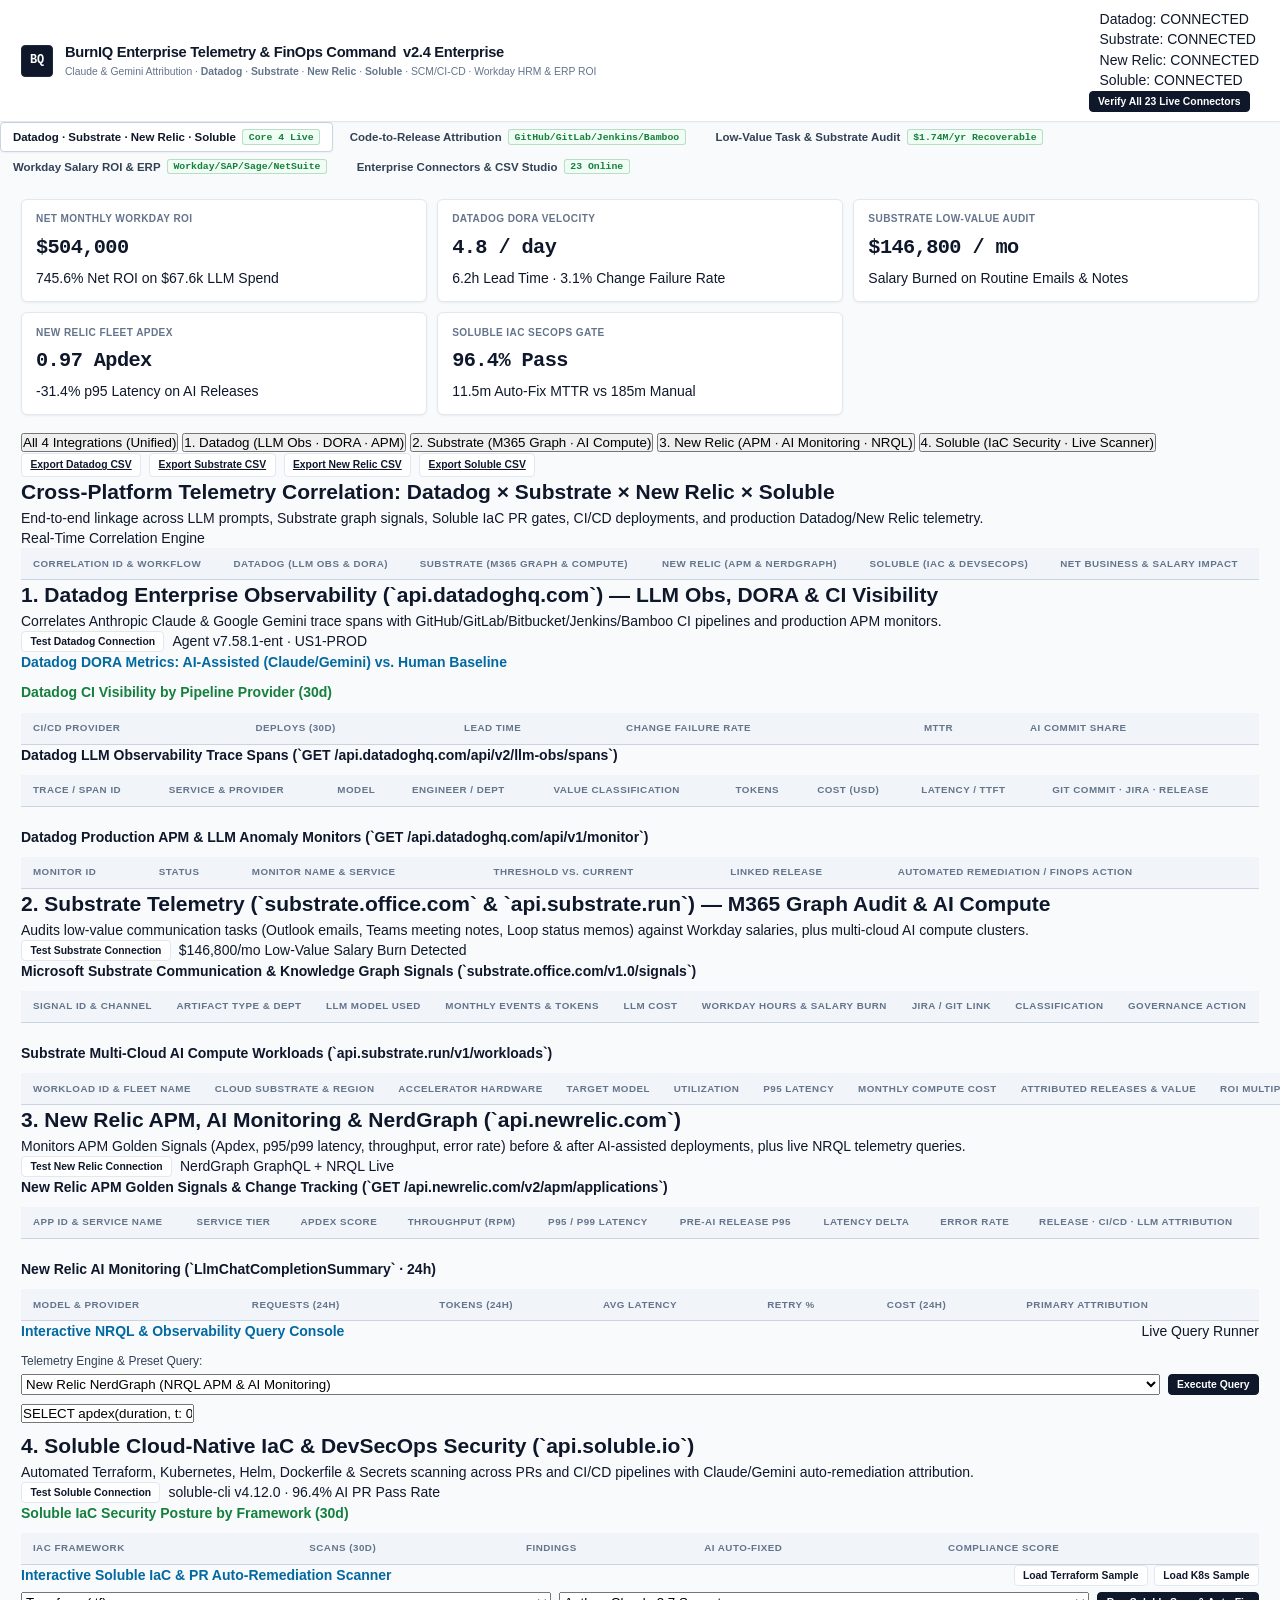
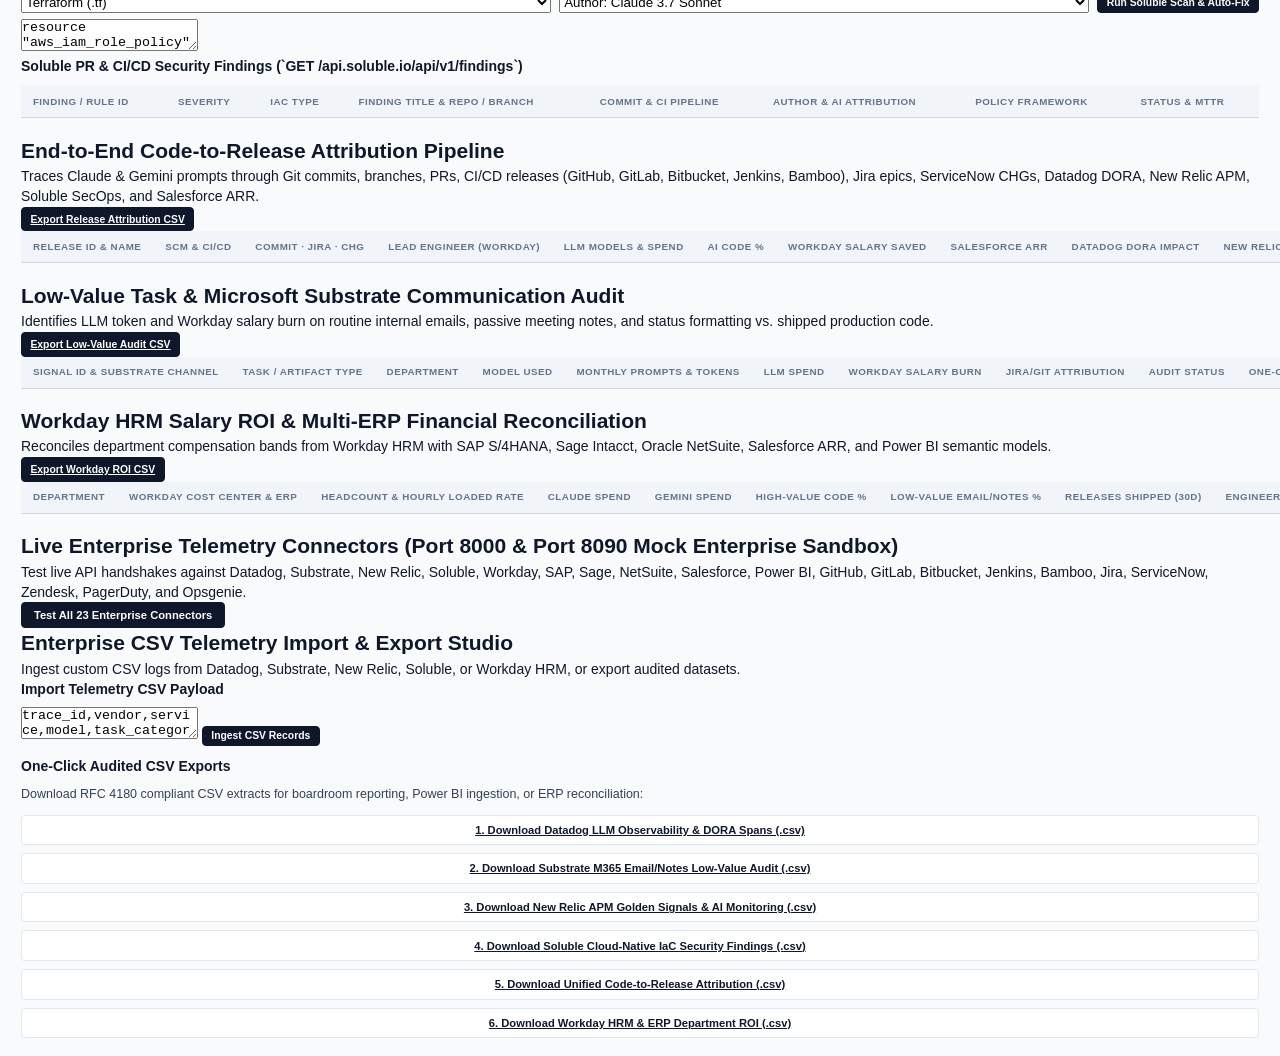
<file: frontend/observability.html>
<!DOCTYPE html>
<html lang="en">
<head>
  <meta charset="UTF-8" />
  <meta name="viewport" content="width=device-width, initial-scale=1.0" />
  <title>BurnIQ — Datadog, Substrate, New Relic &amp; Soluble Enterprise LLM Telemetry &amp; ROI Platform</title>
  <meta name="description" content="BurnIQ Enterprise Telemetry &amp; ROI Platform: Tracks Claude &amp; Gemini usage across Datadog, Substrate, New Relic, Soluble, GitHub, GitLab, Bitbucket, Jenkins, Bamboo, Jira, Workday HRM salaries, SAP, Sage, Oracle NetSuite, Salesforce, and Low-Value Tasks." />
  <link rel="stylesheet" href="/static/styles.css" />
</head>
<body>
  <header class="app-header">
    <div class="header-inner">
      <div class="brand-group">
        <div class="brand-mark">BQ</div>
        <div>
          <h1 class="brand-title">
            BurnIQ Enterprise Telemetry &amp; FinOps Command
            <span class="badge badge-emerald">v2.4 Enterprise</span>
          </h1>
          <div class="brand-subtitle">
            Claude &amp; Gemini Attribution · <strong>Datadog</strong> · <strong>Substrate</strong> · <strong>New Relic</strong> · <strong>Soluble</strong> · SCM/CI-CD · Workday HRM &amp; ERP ROI
          </div>
        </div>
      </div>
      <div class="header-badges">
        <div class="status-pill" id="header-dd-status">
          <span class="status-dot"></span>
          <span>Datadog: CONNECTED</span>
        </div>
        <div class="status-pill" id="header-sub-status">
          <span class="status-dot"></span>
          <span>Substrate: CONNECTED</span>
        </div>
        <div class="status-pill" id="header-nr-status">
          <span class="status-dot"></span>
          <span>New Relic: CONNECTED</span>
        </div>
        <div class="status-pill" id="header-sol-status">
          <span class="status-dot"></span>
          <span>Soluble: CONNECTED</span>
        </div>
        <button class="btn btn-primary btn-sm" id="btn-verify-all-header" onclick="verifyAllConnectorsBanner()">
          Verify All 23 Live Connectors
        </button>
      </div>
    </div>
  </header>

  <nav class="nav-bar" aria-label="Primary Telemetry Navigation">
    <div class="nav-inner">
      <button class="nav-tab active" id="nav-btn-observability" onclick="switchMainTab('observability')">
        Datadog · Substrate · New Relic · Soluble
        <span class="nav-badge">Core 4 Live</span>
      </button>
      <button class="nav-tab" id="nav-btn-attribution" onclick="switchMainTab('attribution')">
        Code-to-Release Attribution
        <span class="nav-badge">GitHub/GitLab/Jenkins/Bamboo</span>
      </button>
      <button class="nav-tab" id="nav-btn-low-value" onclick="switchMainTab('low-value')">
        Low-Value Task &amp; Substrate Audit
        <span class="nav-badge">$1.74M/yr Recoverable</span>
      </button>
      <button class="nav-tab" id="nav-btn-workday-roi" onclick="switchMainTab('workday-roi')">
        Workday Salary ROI &amp; ERP
        <span class="nav-badge">Workday/SAP/Sage/NetSuite</span>
      </button>
      <button class="nav-tab" id="nav-btn-connectors" onclick="switchMainTab('connectors')">
        Enterprise Connectors &amp; CSV Studio
        <span class="nav-badge">23 Online</span>
      </button>
    </div>
  </nav>

  <main class="main-container">
    <!-- Global Executive KPI Strip -->
    <section class="kpi-grid" id="executive-kpi-strip" aria-label="Executive Telemetry KPIs">
      <div class="kpi-card">
        <div class="kpi-label">Net Monthly Workday ROI</div>
        <div class="kpi-value text-emerald tabular" id="kpi-net-roi">$504,000</div>
        <div class="kpi-sub tabular" id="kpi-net-roi-sub">745.6% Net ROI on $67.6k LLM Spend</div>
      </div>
      <div class="kpi-card">
        <div class="kpi-label">Datadog DORA Velocity</div>
        <div class="kpi-value text-cyan tabular" id="kpi-dd-dora">4.8 / day</div>
        <div class="kpi-sub tabular">6.2h Lead Time · 3.1% Change Failure Rate</div>
      </div>
      <div class="kpi-card">
        <div class="kpi-label">Substrate Low-Value Audit</div>
        <div class="kpi-value text-amber tabular" id="kpi-sub-waste">$146,800 / mo</div>
        <div class="kpi-sub tabular">Salary Burned on Routine Emails &amp; Notes</div>
      </div>
      <div class="kpi-card">
        <div class="kpi-label">New Relic Fleet Apdex</div>
        <div class="kpi-value text-emerald tabular" id="kpi-nr-apdex">0.97 Apdex</div>
        <div class="kpi-sub tabular">-31.4% p95 Latency on AI Releases</div>
      </div>
      <div class="kpi-card">
        <div class="kpi-label">Soluble IaC SecOps Gate</div>
        <div class="kpi-value text-cyan tabular" id="kpi-sol-pass">96.4% Pass</div>
        <div class="kpi-sub tabular">11.5m Auto-Fix MTTR vs 185m Manual</div>
      </div>
    </section>

    <!-- TAB 1: DATADOG, SUBSTRATE, NEW RELIC & SOLUBLE HUB -->
    <div class="tab-panel active" id="tab-observability">
      <!-- Top 4 Vendor Cards -->
      <div class="featured-strip" id="featured-4-cards"></div>

      <!-- Sub-navigation Filter Bar -->
      <div class="subnav-bar">
        <div class="subnav-pills">
          <button class="subnav-btn active" id="subbtn-all" onclick="filterVendorSection('all')">
            All 4 Integrations (Unified)
          </button>
          <button class="subnav-btn" id="subbtn-datadog" onclick="filterVendorSection('datadog')">
            1. Datadog (LLM Obs · DORA · APM)
          </button>
          <button class="subnav-btn" id="subbtn-substrate" onclick="filterVendorSection('substrate')">
            2. Substrate (M365 Graph · AI Compute)
          </button>
          <button class="subnav-btn" id="subbtn-newrelic" onclick="filterVendorSection('newrelic')">
            3. New Relic (APM · AI Monitoring · NRQL)
          </button>
          <button class="subnav-btn" id="subbtn-soluble" onclick="filterVendorSection('soluble')">
            4. Soluble (IaC Security · Live Scanner)
          </button>
        </div>
        <div style="display:flex; gap:8px; flex-wrap:wrap;">
          <a class="btn btn-sm" href="/api/csv/export/datadog" download>Export Datadog CSV</a>
          <a class="btn btn-sm" href="/api/csv/export/substrate" download>Export Substrate CSV</a>
          <a class="btn btn-sm" href="/api/csv/export/newrelic" download>Export New Relic CSV</a>
          <a class="btn btn-sm" href="/api/csv/export/soluble" download>Export Soluble CSV</a>
        </div>
      </div>

      <!-- Cross-Platform Correlation Matrix -->
      <section class="section-card" id="section-correlations">
        <div class="section-header">
          <div>
            <h2 class="section-title">Cross-Platform Telemetry Correlation: Datadog × Substrate × New Relic × Soluble</h2>
            <p class="section-desc">End-to-end linkage across LLM prompts, Substrate graph signals, Soluble IaC PR gates, CI/CD deployments, and production Datadog/New Relic telemetry.</p>
          </div>
          <span class="badge badge-cyan">Real-Time Correlation Engine</span>
        </div>
        <div class="table-wrap">
          <table class="telemetry-table">
            <thead>
              <tr>
                <th>Correlation ID &amp; Workflow</th>
                <th>Datadog (LLM Obs &amp; DORA)</th>
                <th>Substrate (M365 Graph &amp; Compute)</th>
                <th>New Relic (APM &amp; NerdGraph)</th>
                <th>Soluble (IaC &amp; DevSecOps)</th>
                <th>Net Business &amp; Salary Impact</th>
              </tr>
            </thead>
            <tbody id="tbody-correlations"></tbody>
          </table>
        </div>
      </section>

      <!-- PILLAR 1: DATADOG -->
      <section class="section-card vendor-section" id="vendor-sec-datadog">
        <div class="section-header">
          <div>
            <h2 class="section-title">1. Datadog Enterprise Observability (`api.datadoghq.com`) — LLM Obs, DORA &amp; CI Visibility</h2>
            <p class="section-desc">Correlates Anthropic Claude &amp; Google Gemini trace spans with GitHub/GitLab/Bitbucket/Jenkins/Bamboo CI pipelines and production APM monitors.</p>
          </div>
          <div style="display:flex; gap:8px;">
            <button class="btn btn-sm" id="btn-test-datadog" onclick="testSingleConnectorUI('datadog')">Test Datadog Connection</button>
            <span class="badge badge-emerald">Agent v7.58.1-ent · US1-PROD</span>
          </div>
        </div>

        <div class="dual-grid">
          <div class="console-box">
            <h3 style="font-size:14px; font-weight:700; margin-bottom:10px; color:var(--accent-cyan);">
              Datadog DORA Metrics: AI-Assisted (Claude/Gemini) vs. Human Baseline
            </h3>
            <div id="datadog-dora-bars"></div>
          </div>
          <div class="console-box">
            <h3 style="font-size:14px; font-weight:700; margin-bottom:10px; color:var(--accent-emerald);">
              Datadog CI Visibility by Pipeline Provider (30d)
            </h3>
            <div class="table-wrap">
              <table class="telemetry-table">
                <thead>
                  <tr>
                    <th>CI/CD Provider</th>
                    <th>Deploys (30d)</th>
                    <th>Lead Time</th>
                    <th>Change Failure Rate</th>
                    <th>MTTR</th>
                    <th>AI Commit Share</th>
                  </tr>
                </thead>
                <tbody id="tbody-dd-cicd"></tbody>
              </table>
            </div>
          </div>
        </div>

        <h3 style="font-size:14px; font-weight:700; margin-bottom:10px;">Datadog LLM Observability Trace Spans (`GET /api.datadoghq.com/api/v2/llm-obs/spans`)</h3>
        <div class="table-wrap" style="margin-bottom:20px;">
          <table class="telemetry-table">
            <thead>
              <tr>
                <th>Trace / Span ID</th>
                <th>Service &amp; Provider</th>
                <th>Model</th>
                <th>Engineer / Dept</th>
                <th>Value Classification</th>
                <th>Tokens</th>
                <th>Cost (USD)</th>
                <th>Latency / TTFT</th>
                <th>Git Commit · Jira · Release</th>
              </tr>
            </thead>
            <tbody id="tbody-dd-spans"></tbody>
          </table>
        </div>

        <h3 style="font-size:14px; font-weight:700; margin-bottom:10px;">Datadog Production APM &amp; LLM Anomaly Monitors (`GET /api.datadoghq.com/api/v1/monitor`)</h3>
        <div class="table-wrap">
          <table class="telemetry-table">
            <thead>
              <tr>
                <th>Monitor ID</th>
                <th>Status</th>
                <th>Monitor Name &amp; Service</th>
                <th>Threshold vs. Current</th>
                <th>Linked Release</th>
                <th>Automated Remediation / FinOps Action</th>
              </tr>
            </thead>
            <tbody id="tbody-dd-monitors"></tbody>
          </table>
        </div>
      </section>

      <!-- PILLAR 2: SUBSTRATE -->
      <section class="section-card vendor-section" id="vendor-sec-substrate">
        <div class="section-header">
          <div>
            <h2 class="section-title">2. Substrate Telemetry (`substrate.office.com` &amp; `api.substrate.run`) — M365 Graph Audit &amp; AI Compute</h2>
            <p class="section-desc">Audits low-value communication tasks (Outlook emails, Teams meeting notes, Loop status memos) against Workday salaries, plus multi-cloud AI compute clusters.</p>
          </div>
          <div style="display:flex; gap:8px;">
            <button class="btn btn-sm" id="btn-test-substrate" onclick="testSingleConnectorUI('substrate')">Test Substrate Connection</button>
            <span class="badge badge-amber">$146,800/mo Low-Value Salary Burn Detected</span>
          </div>
        </div>

        <h3 style="font-size:14px; font-weight:700; margin-bottom:10px;">Microsoft Substrate Communication &amp; Knowledge Graph Signals (`substrate.office.com/v1.0/signals`)</h3>
        <div class="table-wrap" style="margin-bottom:20px;">
          <table class="telemetry-table">
            <thead>
              <tr>
                <th>Signal ID &amp; Channel</th>
                <th>Artifact Type &amp; Dept</th>
                <th>LLM Model Used</th>
                <th>Monthly Events &amp; Tokens</th>
                <th>LLM Cost</th>
                <th>Workday Hours &amp; Salary Burn</th>
                <th>Jira / Git Link</th>
                <th>Classification</th>
                <th>Governance Action</th>
              </tr>
            </thead>
            <tbody id="tbody-substrate-signals"></tbody>
          </table>
        </div>

        <h3 style="font-size:14px; font-weight:700; margin-bottom:10px;">Substrate Multi-Cloud AI Compute Workloads (`api.substrate.run/v1/workloads`)</h3>
        <div class="table-wrap">
          <table class="telemetry-table">
            <thead>
              <tr>
                <th>Workload ID &amp; Fleet Name</th>
                <th>Cloud Substrate &amp; Region</th>
                <th>Accelerator Hardware</th>
                <th>Target Model</th>
                <th>Utilization</th>
                <th>p95 Latency</th>
                <th>Monthly Compute Cost</th>
                <th>Attributed Releases &amp; Value</th>
                <th>ROI Multiple</th>
              </tr>
            </thead>
            <tbody id="tbody-substrate-workloads"></tbody>
          </table>
        </div>
      </section>

      <!-- PILLAR 3: NEW RELIC -->
      <section class="section-card vendor-section" id="vendor-sec-newrelic">
        <div class="section-header">
          <div>
            <h2 class="section-title">3. New Relic APM, AI Monitoring &amp; NerdGraph (`api.newrelic.com`)</h2>
            <p class="section-desc">Monitors APM Golden Signals (Apdex, p95/p99 latency, throughput, error rate) before &amp; after AI-assisted deployments, plus live NRQL telemetry queries.</p>
          </div>
          <div style="display:flex; gap:8px;">
            <button class="btn btn-sm" id="btn-test-newrelic" onclick="testSingleConnectorUI('newrelic')">Test New Relic Connection</button>
            <span class="badge badge-emerald">NerdGraph GraphQL + NRQL Live</span>
          </div>
        </div>

        <h3 style="font-size:14px; font-weight:700; margin-bottom:10px;">New Relic APM Golden Signals &amp; Change Tracking (`GET /api.newrelic.com/v2/apm/applications`)</h3>
        <div class="table-wrap" style="margin-bottom:20px;">
          <table class="telemetry-table">
            <thead>
              <tr>
                <th>App ID &amp; Service Name</th>
                <th>Service Tier</th>
                <th>Apdex Score</th>
                <th>Throughput (RPM)</th>
                <th>p95 / p99 Latency</th>
                <th>Pre-AI Release p95</th>
                <th>Latency Delta</th>
                <th>Error Rate</th>
                <th>Release · CI/CD · LLM Attribution</th>
              </tr>
            </thead>
            <tbody id="tbody-nr-apm"></tbody>
          </table>
        </div>

        <div class="dual-grid">
          <div>
            <h3 style="font-size:14px; font-weight:700; margin-bottom:10px;">New Relic AI Monitoring (`LlmChatCompletionSummary` · 24h)</h3>
            <div class="table-wrap">
              <table class="telemetry-table">
                <thead>
                  <tr>
                    <th>Model &amp; Provider</th>
                    <th>Requests (24h)</th>
                    <th>Tokens (24h)</th>
                    <th>Avg Latency</th>
                    <th>Retry %</th>
                    <th>Cost (24h)</th>
                    <th>Primary Attribution</th>
                  </tr>
                </thead>
                <tbody id="tbody-nr-aimodels"></tbody>
              </table>
            </div>
          </div>

          <!-- Interactive NRQL & Cross-Observability Query Console -->
          <div class="console-box">
            <div style="display:flex; justify-content:space-between; align-items:center; margin-bottom:8px;">
              <h3 style="font-size:14px; font-weight:700; color:var(--accent-cyan);">
                Interactive NRQL &amp; Observability Query Console
              </h3>
              <span class="badge badge-info">Live Query Runner</span>
            </div>
            <label for="select-query-engine" style="font-size:12px; color:var(--text-secondary);">Telemetry Engine &amp; Preset Query:</label>
            <div style="display:flex; gap:8px; margin-top:4px; margin-bottom:8px; flex-wrap:wrap;">
              <select class="console-select" id="select-query-engine" style="width:auto; flex:1; margin:0;" onchange="loadPresetQuery()">
                <option value="newrelic_nrql">New Relic NerdGraph (NRQL APM &amp; AI Monitoring)</option>
                <option value="datadog_spans">Datadog LLM Observability Spans Query</option>
                <option value="substrate_graph">Microsoft Substrate Low-Value Signal Graph Query</option>
                <option value="soluble_policy">Soluble IaC Security Policy Query</option>
              </select>
              <button class="btn btn-primary btn-sm" id="btn-run-nrql" onclick="executeObservabilityQuery()">
                Execute Query
              </button>
            </div>
            <input type="text" class="console-input" id="input-observability-query" value="SELECT apdex(duration, t: 0.08), percentile(duration, 95), percentage(count(*), WHERE error IS true) FROM Transaction FACET appName, releaseId, llmContributor SINCE 7 days ago" />
            <div id="nrql-query-insight" style="font-size:12px; color:var(--accent-emerald); margin-bottom:8px;"></div>
            <div class="table-wrap" style="max-height:220px; overflow-y:auto;">
              <table class="telemetry-table" id="table-nrql-results">
                <thead id="thead-nrql-results"></thead>
                <tbody id="tbody-nrql-results"></tbody>
              </table>
            </div>
          </div>
        </div>
      </section>

      <!-- PILLAR 4: SOLUBLE -->
      <section class="section-card vendor-section" id="vendor-sec-soluble">
        <div class="section-header">
          <div>
            <h2 class="section-title">4. Soluble Cloud-Native IaC &amp; DevSecOps Security (`api.soluble.io`)</h2>
            <p class="section-desc">Automated Terraform, Kubernetes, Helm, Dockerfile &amp; Secrets scanning across PRs and CI/CD pipelines with Claude/Gemini auto-remediation attribution.</p>
          </div>
          <div style="display:flex; gap:8px;">
            <button class="btn btn-sm" id="btn-test-soluble" onclick="testSingleConnectorUI('soluble')">Test Soluble Connection</button>
            <span class="badge badge-emerald">soluble-cli v4.12.0 · 96.4% AI PR Pass Rate</span>
          </div>
        </div>

        <div class="dual-grid">
          <div class="console-box">
            <h3 style="font-size:14px; font-weight:700; margin-bottom:10px; color:var(--accent-emerald);">
              Soluble IaC Security Posture by Framework (30d)
            </h3>
            <div class="table-wrap">
              <table class="telemetry-table">
                <thead>
                  <tr>
                    <th>IaC Framework</th>
                    <th>Scans (30d)</th>
                    <th>Findings</th>
                    <th>AI Auto-Fixed</th>
                    <th>Compliance Score</th>
                  </tr>
                </thead>
                <tbody id="tbody-soluble-frameworks"></tbody>
              </table>
            </div>
          </div>

          <!-- Interactive Live Soluble IaC & PR Security Scanner -->
          <div class="console-box">
            <div style="display:flex; justify-content:space-between; align-items:center; margin-bottom:6px;">
              <h3 style="font-size:14px; font-weight:700; color:var(--accent-cyan);">
                Interactive Soluble IaC &amp; PR Auto-Remediation Scanner
              </h3>
              <div style="display:flex; gap:6px;">
                <button class="btn btn-sm" onclick="loadSolubleSample('terraform')">Load Terraform Sample</button>
                <button class="btn btn-sm" onclick="loadSolubleSample('k8s')">Load K8s Sample</button>
              </div>
            </div>
            <div style="display:flex; gap:8px; margin-bottom:6px; flex-wrap:wrap;">
              <select class="console-select" id="soluble-iac-type" style="width:auto; flex:1; margin:0;">
                <option value="Terraform">Terraform (.tf)</option>
                <option value="Kubernetes">Kubernetes / Helm (.yaml)</option>
                <option value="Dockerfile">Dockerfile / Jenkinsfile</option>
              </select>
              <select class="console-select" id="soluble-llm-author" style="width:auto; flex:1; margin:0;">
                <option value="Claude 3.7 Sonnet">Author: Claude 3.7 Sonnet</option>
                <option value="Gemini 2.5 Pro">Author: Gemini 2.5 Pro</option>
                <option value="Human Engineer">Author: Human Engineer</option>
              </select>
              <button class="btn btn-primary btn-sm" id="btn-run-soluble-scan" onclick="runSolubleInteractiveScan()">
                Run Soluble Scan &amp; Auto-Fix
              </button>
            </div>
            <textarea class="console-textarea" id="soluble-code-input">resource "aws_iam_role_policy" "settlement_s3" {
  name = "settlement-wildcard-policy"
  policy = jsonencode({
    Effect   = "Allow"
    Action   = "*"
    Resource = "arn:aws:s3:::burniq-settlement-ledger/*"
  })
}
resource "aws_db_instance" "ledger_db" {
  engine              = "postgres"
  encrypted           = false
  publicly_accessible = true
}</textarea>
            <div id="soluble-scan-results"></div>
          </div>
        </div>

        <h3 style="font-size:14px; font-weight:700; margin-bottom:10px;">Soluble PR &amp; CI/CD Security Findings (`GET /api.soluble.io/api/v1/findings`)</h3>
        <div class="table-wrap">
          <table class="telemetry-table">
            <thead>
              <tr>
                <th>Finding / Rule ID</th>
                <th>Severity</th>
                <th>IaC Type</th>
                <th>Finding Title &amp; Repo / Branch</th>
                <th>Commit &amp; CI Pipeline</th>
                <th>Author &amp; AI Attribution</th>
                <th>Policy Framework</th>
                <th>Status &amp; MTTR</th>
              </tr>
            </thead>
            <tbody id="tbody-soluble-findings"></tbody>
          </table>
        </div>
      </section>
    </div>

    <!-- TAB 2: CODE-TO-RELEASE ATTRIBUTION -->
    <div class="tab-panel" id="tab-attribution">
      <section class="section-card">
        <div class="section-header">
          <div>
            <h2 class="section-title">End-to-End Code-to-Release Attribution Pipeline</h2>
            <p class="section-desc">Traces Claude &amp; Gemini prompts through Git commits, branches, PRs, CI/CD releases (GitHub, GitLab, Bitbucket, Jenkins, Bamboo), Jira epics, ServiceNow CHGs, Datadog DORA, New Relic APM, Soluble SecOps, and Salesforce ARR.</p>
          </div>
          <a class="btn btn-primary btn-sm" href="/api/csv/export/observability" download>Export Release Attribution CSV</a>
        </div>
        <div class="table-wrap">
          <table class="telemetry-table">
            <thead>
              <tr>
                <th>Release ID &amp; Name</th>
                <th>SCM &amp; CI/CD</th>
                <th>Commit · Jira · CHG</th>
                <th>Lead Engineer (Workday)</th>
                <th>LLM Models &amp; Spend</th>
                <th>AI Code %</th>
                <th>Workday Salary Saved</th>
                <th>Salesforce ARR</th>
                <th>Datadog DORA Impact</th>
                <th>New Relic APM</th>
                <th>Soluble SecOps Gate</th>
                <th>ROI</th>
              </tr>
            </thead>
            <tbody id="tbody-attribution"></tbody>
          </table>
        </div>
      </section>
    </div>

    <!-- TAB 3: LOW-VALUE TASK & SUBSTRATE AUDIT -->
    <div class="tab-panel" id="tab-low-value">
      <section class="section-card">
        <div class="section-header">
          <div>
            <h2 class="section-title">Low-Value Task &amp; Microsoft Substrate Communication Audit</h2>
            <p class="section-desc">Identifies LLM token and Workday salary burn on routine internal emails, passive meeting notes, and status formatting vs. shipped production code.</p>
          </div>
          <a class="btn btn-primary btn-sm" href="/api/csv/export/substrate" download>Export Low-Value Audit CSV</a>
        </div>
        <div class="table-wrap">
          <table class="telemetry-table">
            <thead>
              <tr>
                <th>Signal ID &amp; Substrate Channel</th>
                <th>Task / Artifact Type</th>
                <th>Department</th>
                <th>Model Used</th>
                <th>Monthly Prompts &amp; Tokens</th>
                <th>LLM Spend</th>
                <th>Workday Salary Burn</th>
                <th>Jira/Git Attribution</th>
                <th>Audit Status</th>
                <th>One-Click Remediation</th>
              </tr>
            </thead>
            <tbody id="tbody-low-value-audit"></tbody>
          </table>
        </div>
      </section>
    </div>

    <!-- TAB 4: WORKDAY SALARY ROI & ERP FINANCIALS -->
    <div class="tab-panel" id="tab-workday-roi">
      <section class="section-card">
        <div class="section-header">
          <div>
            <h2 class="section-title">Workday HRM Salary ROI &amp; Multi-ERP Financial Reconciliation</h2>
            <p class="section-desc">Reconciles department compensation bands from Workday HRM with SAP S/4HANA, Sage Intacct, Oracle NetSuite, Salesforce ARR, and Power BI semantic models.</p>
          </div>
          <a class="btn btn-primary btn-sm" href="/api/csv/export/workday_roi" download>Export Workday ROI CSV</a>
        </div>
        <div class="table-wrap">
          <table class="telemetry-table">
            <thead>
              <tr>
                <th>Department</th>
                <th>Workday Cost Center &amp; ERP</th>
                <th>Headcount &amp; Hourly Loaded Rate</th>
                <th>Claude Spend</th>
                <th>Gemini Spend</th>
                <th>High-Value Code %</th>
                <th>Low-Value Email/Notes %</th>
                <th>Releases Shipped (30d)</th>
                <th>Engineering Hours Saved</th>
                <th>Net Workday Salary ROI</th>
                <th>ROI Multiple</th>
              </tr>
            </thead>
            <tbody id="tbody-workday-roi"></tbody>
          </table>
        </div>
      </section>
    </div>

    <!-- TAB 5: ENTERPRISE CONNECTORS & CSV STUDIO -->
    <div class="tab-panel" id="tab-connectors">
      <section class="section-card">
        <div class="section-header">
          <div>
            <h2 class="section-title">Live Enterprise Telemetry Connectors (Port 8000 &amp; Port 8090 Mock Enterprise Sandbox)</h2>
            <p class="section-desc">Test live API handshakes against Datadog, Substrate, New Relic, Soluble, Workday, SAP, Sage, NetSuite, Salesforce, Power BI, GitHub, GitLab, Bitbucket, Jenkins, Bamboo, Jira, ServiceNow, Zendesk, PagerDuty, and Opsgenie.</p>
          </div>
          <button class="btn btn-primary" id="btn-test-all-connectors" onclick="verifyAllConnectorsBanner()">
            Test All 23 Enterprise Connectors
          </button>
        </div>

        <div id="connector-test-output" class="console-box" style="display:none;">
          <div style="display:flex; justify-content:space-between; align-items:center; margin-bottom:6px;">
            <strong id="connector-test-title" style="color:var(--accent-emerald);">Connector Live Handshake Response</strong>
            <button class="btn btn-sm" onclick="document.getElementById('connector-test-output').style.display='none'">Close</button>
          </div>
          <pre class="code-pre" id="connector-test-json"></pre>
        </div>

        <div class="connector-grid" id="connectors-grid"></div>
      </section>

      <!-- CSV Ingestion & Export Studio -->
      <section class="section-card">
        <div class="section-header">
          <div>
            <h2 class="section-title">Enterprise CSV Telemetry Import &amp; Export Studio</h2>
            <p class="section-desc">Ingest custom CSV logs from Datadog, Substrate, New Relic, Soluble, or Workday HRM, or export audited datasets.</p>
          </div>
        </div>
        <div class="dual-grid">
          <div class="console-box">
            <h3 style="font-size:14px; font-weight:700; margin-bottom:8px;">Import Telemetry CSV Payload</h3>
            <textarea class="console-textarea" id="csv-import-textarea">trace_id,vendor,service,model,task_category,tokens,cost_usd,release_id
dd-custom-01,Datadog,payments-ledger-svc,claude-3-7-sonnet,High-Value Code/Release,19400,0.098,REL-2026.11.04-GH
sub-custom-02,Substrate,substrate-mail-graph,claude-3-opus,Low-Value Email/Notes,14200,0.410,UNATTRIBUTED
nr-custom-03,New Relic,checkout-orchestrator,gemini-2.5-pro,High-Value Code/Release,28100,0.074,REL-2026.11.03-GL
sol-custom-04,Soluble,burniq-payments-infra,claude-3-7-sonnet,IaC Auto-Remediation,11200,0.056,REL-2026.11.04-GH</textarea>
            <button class="btn btn-primary btn-sm" id="btn-import-csv" onclick="submitCsvImport()">
              Ingest CSV Records
            </button>
            <div id="csv-import-result" style="margin-top:10px;"></div>
          </div>
          <div class="console-box">
            <h3 style="font-size:14px; font-weight:700; margin-bottom:8px;">One-Click Audited CSV Exports</h3>
            <p style="font-size:12.5px; color:var(--text-secondary); margin-bottom:12px;">
              Download RFC 4180 compliant CSV extracts for boardroom reporting, Power BI ingestion, or ERP reconciliation:
            </p>
            <div style="display:flex; flex-direction:column; gap:8px;">
              <a class="btn" href="/api/csv/export/datadog" download>1. Download Datadog LLM Observability &amp; DORA Spans (.csv)</a>
              <a class="btn" href="/api/csv/export/substrate" download>2. Download Substrate M365 Email/Notes Low-Value Audit (.csv)</a>
              <a class="btn" href="/api/csv/export/newrelic" download>3. Download New Relic APM Golden Signals &amp; AI Monitoring (.csv)</a>
              <a class="btn" href="/api/csv/export/soluble" download>4. Download Soluble Cloud-Native IaC Security Findings (.csv)</a>
              <a class="btn" href="/api/csv/export/observability" download>5. Download Unified Code-to-Release Attribution (.csv)</a>
              <a class="btn" href="/api/csv/export/workday_roi" download>6. Download Workday HRM &amp; ERP Department ROI (.csv)</a>
            </div>
          </div>
        </div>
      </section>
    </div>
  </main>

  <script src="/static/app.js"></script>
</body>
</html>
</file>
<file: static/styles.css>
/* ============================================================================
   BurnIQ Enterprise Design System — Institutional Corporate Standard
   Inspired by Bloomberg Terminal, Stripe Financial Ledgers & Datadog Enterprise
   Strictly High-Legibility, High-Density, Light-First Architecture
   ============================================================================ */

:root,
[data-theme="light"] {
  /* Corporate Institutional Light Palette */
  --bg-base: #F8FAFC;            /* Slate-50 canvas */
  --bg-surface: #FFFFFF;         /* Crisp pure white cards and tables */
  --bg-elevated: #F1F5F9;        /* Slate-100 structured containers */
  --bg-interactive: #E2E8F0;     /* Slate-200 hover & button borders */
  --bg-hover: #F8FAFC;           /* Row hover */
  --bg-glass: rgba(255, 255, 255, 0.98);

  /* Precise Corporate Borders */
  --border-subtle: #F1F5F9;
  --border-default: #E2E8F0;
  --border-strong: #CBD5E1;

  /* Typography Colors - High-legibility institutional slate */
  --text-primary: #0F172A;       /* Slate-900 */
  --text-secondary: #334155;     /* Slate-700 */
  --text-muted: #64748B;         /* Slate-500 */

  /* Corporate Financial & Telemetry Accents */
  --accent-primary: #1E40AF;     /* Institutional Navy Blue (Blue-800) */
  --accent-primary-soft: #EFF6FF;/* Blue-50 */
  --accent-emerald: #15803D;     /* Banking Green (Green-700) */
  --accent-emerald-soft: #F0FDF4;/* Green-50 */
  --accent-amber: #B45309;       /* Audit Amber (Amber-700) */
  --accent-amber-soft: #FFFBEB;  /* Amber-50 */
  --accent-cyan: #0369A1;        /* Steel Cyan (Sky-700) */
  --accent-cyan-soft: #F0F9FF;   /* Sky-50 */
  --accent-coral: #B91C1C;       /* Incident Red (Red-700) */
  --accent-coral-soft: #FEF2F2;  /* Red-50 */

  /* Typography & Crisp Enterprise Geometry */
  --font-sans: 'Inter', -apple-system, BlinkMacSystemFont, 'Segoe UI', Roboto, 'Helvetica Neue', Arial, sans-serif;
  --font-mono: 'JetBrains Mono', 'SF Mono', 'Roboto Mono', Menlo, Consolas, monospace;

  --radius-sm: 4px;              /* Tight, disciplined radii */
  --radius-md: 6px;
  --radius-lg: 8px;

  --shadow-card: 0 1px 3px 0 rgba(15, 23, 42, 0.05), 0 1px 2px -1px rgba(15, 23, 42, 0.05);
  --shadow-modal: 0 10px 25px -5px rgba(15, 23, 42, 0.1), 0 8px 10px -6px rgba(15, 23, 42, 0.1);
  --transition-fast: 120ms cubic-bezier(0.16, 1, 0.3, 1);
}

[data-theme="dark"] {
  --bg-base: #0B0F17;
  --bg-surface: #111827;
  --bg-elevated: #1F2937;
  --bg-interactive: #374151;
  --bg-hover: #263346;
  --bg-glass: rgba(17, 24, 39, 0.96);

  --border-subtle: rgba(255, 255, 255, 0.06);
  --border-default: rgba(255, 255, 255, 0.12);
  --border-strong: rgba(255, 255, 255, 0.22);

  --text-primary: #F9FAFB;
  --text-secondary: #E5E7EB;
  --text-muted: #9CA3AF;

  --accent-primary: #3B82F6;
  --accent-primary-soft: rgba(59, 130, 246, 0.15);
  --accent-emerald: #10B981;
  --accent-emerald-soft: rgba(16, 185, 129, 0.15);
  --accent-amber: #F59E0B;
  --accent-amber-soft: rgba(245, 158, 11, 0.15);
  --accent-cyan: #06B6D4;
  --accent-cyan-soft: rgba(6, 182, 212, 0.15);
  --accent-coral: #EF4444;
  --accent-coral-soft: rgba(239, 68, 68, 0.15);

  --shadow-card: 0 4px 12px rgba(0, 0, 0, 0.4);
  --shadow-modal: 0 20px 48px rgba(0, 0, 0, 0.7);
}

/* Reset & Base */
*, *::before, *::after {
  box-sizing: border-box;
  margin: 0;
  padding: 0;
}

html {
  font-size: 14px;
  scroll-behavior: smooth;
}

body {
  font-family: var(--font-sans);
  background-color: var(--bg-base);
  color: var(--text-primary);
  line-height: 1.45;
  -webkit-font-smoothing: antialiased;
  min-height: 100vh;
  display: flex;
  flex-direction: column;
}

/* Tabular Numbers for Financial & Metric Precision */
.tabular-nums,
.kpi-value,
.metric-num,
table td {
  font-variant-numeric: tabular-nums;
}

/* Top Navigation Header */
.app-header {
  position: sticky;
  top: 0;
  z-index: 40;
  background: var(--bg-surface);
  border-bottom: 1px solid var(--border-default);
  padding: 0.65rem 1.5rem;
  box-shadow: 0 1px 2px rgba(15, 23, 42, 0.03);
}

.header-inner {
  max-width: 1600px;
  margin: 0 auto;
  display: flex;
  align-items: center;
  justify-content: space-between;
  gap: 1rem;
  flex-wrap: wrap;
}

.brand-group {
  display: flex;
  align-items: center;
  gap: 0.85rem;
}

.brand-mark {
  width: 32px;
  height: 32px;
  border-radius: var(--radius-sm);
  background: #0F172A;
  border: 1px solid #1E293B;
  display: flex;
  align-items: center;
  justify-content: center;
  color: #FFFFFF;
  font-family: var(--font-mono);
  font-weight: 700;
  font-size: 0.85rem;
  letter-spacing: -0.02em;
}

.brand-title {
  font-size: 1.05rem;
  font-weight: 700;
  letter-spacing: -0.02em;
  color: var(--text-primary);
  display: flex;
  align-items: center;
  gap: 0.5rem;
}

.brand-subtitle {
  font-size: 0.74rem;
  color: var(--text-muted);
  display: block;
}

/* Primary Navigation Segmented Tabs */
.primary-nav {
  display: flex;
  align-items: center;
  gap: 0.25rem;
  background: var(--bg-elevated);
  padding: 0.22rem;
  border-radius: var(--radius-md);
  border: 1px solid var(--border-default);
  flex-wrap: wrap;
}

.nav-tab {
  appearance: none;
  border: 1px solid transparent;
  background: transparent;
  color: var(--text-secondary);
  font-family: var(--font-sans);
  font-size: 0.82rem;
  font-weight: 600;
  padding: 0.42rem 0.85rem;
  border-radius: var(--radius-sm);
  cursor: pointer;
  transition: all var(--transition-fast);
  display: inline-flex;
  align-items: center;
  gap: 0.45rem;
  white-space: nowrap;
}

.nav-tab:hover {
  color: var(--text-primary);
  background: var(--bg-interactive);
}

.nav-tab.active {
  background: var(--bg-surface);
  color: var(--text-primary);
  border-color: var(--border-strong);
  box-shadow: 0 1px 2px rgba(15, 23, 42, 0.05);
}

.nav-badge {
  font-family: var(--font-mono);
  font-size: 0.7rem;
  padding: 0.1rem 0.4rem;
  border-radius: 3px;
  background: var(--accent-emerald-soft);
  color: var(--accent-emerald);
  border: 1px solid rgba(21, 128, 61, 0.25);
  font-weight: 600;
}

.nav-badge.amber {
  background: var(--accent-amber-soft);
  color: var(--accent-amber);
  border-color: rgba(180, 83, 9, 0.25);
}

/* Header Right Controls */
.header-actions {
  display: flex;
  align-items: center;
  gap: 0.55rem;
}

.quick-search-trigger {
  display: inline-flex;
  align-items: center;
  gap: 0.65rem;
  background: var(--bg-surface);
  border: 1px solid var(--border-default);
  color: var(--text-secondary);
  padding: 0.4rem 0.8rem;
  border-radius: var(--radius-sm);
  font-size: 0.8rem;
  cursor: pointer;
  transition: all var(--transition-fast);
}

.quick-search-trigger:hover {
  border-color: var(--border-strong);
  background: var(--bg-elevated);
  color: var(--text-primary);
}

.kbd-shortcut {
  font-family: var(--font-mono);
  font-size: 0.7rem;
  background: var(--bg-elevated);
  border: 1px solid var(--border-default);
  padding: 0.08rem 0.35rem;
  border-radius: 3px;
  color: var(--text-muted);
}

/* Global Service Connection Quick Strip */
.connection-quick-strip {
  background: var(--bg-elevated);
  border-bottom: 1px solid var(--border-default);
  padding: 0.45rem 1.5rem;
}

.quick-strip-inner {
  max-width: 1600px;
  margin: 0 auto;
  display: flex;
  align-items: center;
  justify-content: space-between;
  gap: 1rem;
  flex-wrap: wrap;
}

.strip-status-summary {
  display: flex;
  align-items: center;
  gap: 0.65rem;
  font-size: 0.8rem;
  color: var(--text-secondary);
}

.status-dot {
  width: 7px;
  height: 7px;
  border-radius: 50%;
  display: inline-block;
}

.status-dot.online {
  background-color: var(--accent-emerald);
  box-shadow: none;
}

.status-dot.paused {
  background-color: var(--accent-amber);
}

.strip-pills-scroll {
  display: flex;
  align-items: center;
  gap: 0.35rem;
  overflow-x: auto;
  padding-bottom: 2px;
  flex: 1;
}

.conn-mini-pill {
  display: inline-flex;
  align-items: center;
  gap: 0.4rem;
  padding: 0.22rem 0.55rem;
  border-radius: var(--radius-sm);
  background: var(--bg-surface);
  border: 1px solid var(--border-default);
  font-size: 0.74rem;
  color: var(--text-secondary);
  cursor: pointer;
  white-space: nowrap;
  transition: all var(--transition-fast);
}

.conn-mini-pill:hover {
  background: var(--bg-elevated);
  color: var(--text-primary);
  border-color: var(--border-strong);
}

.conn-mini-pill.off {
  opacity: 0.65;
  background: var(--bg-base);
}

.conn-mini-state {
  font-family: var(--font-mono);
  font-size: 0.66rem;
  font-weight: 700;
  padding: 0.05rem 0.28rem;
  border-radius: 3px;
}

.conn-mini-state.on {
  background: var(--accent-emerald-soft);
  color: var(--accent-emerald);
  border: 1px solid rgba(21, 128, 61, 0.2);
}

.conn-mini-state.off {
  background: var(--accent-coral-soft);
  color: var(--accent-coral);
  border: 1px solid rgba(185, 28, 28, 0.2);
}

/* Main Workspace Container */
.main-container {
  max-width: 1600px;
  width: 100%;
  margin: 0 auto;
  padding: 1.25rem 1.5rem;
  flex: 1;
  display: flex;
  flex-direction: column;
  gap: 1.25rem;
}

/* Page / View Top Control Bar */
.view-header-bar {
  display: flex;
  align-items: flex-start;
  justify-content: space-between;
  gap: 1.25rem;
  flex-wrap: wrap;
  padding-bottom: 0.85rem;
  border-bottom: 1px solid var(--border-default);
}

.view-heading-group h1 {
  font-size: 1.35rem;
  font-weight: 700;
  letter-spacing: -0.02em;
  color: var(--text-primary);
  margin-bottom: 0.2rem;
}

.view-heading-group p {
  font-size: 0.85rem;
  color: var(--text-secondary);
  max-width: 78ch;
}

.view-controls-group {
  display: flex;
  align-items: center;
  gap: 0.55rem;
  flex-wrap: wrap;
}

/* Persona Switcher Bar - Executive Grid */
.persona-switcher-bar {
  display: grid;
  grid-template-columns: repeat(4, 1fr);
  gap: 0.65rem;
}

.persona-card-btn {
  appearance: none;
  text-align: left;
  background: var(--bg-surface);
  border: 1px solid var(--border-default);
  border-radius: var(--radius-md);
  padding: 0.85rem 1rem;
  cursor: pointer;
  transition: all var(--transition-fast);
  display: flex;
  flex-direction: column;
  gap: 0.2rem;
}

.persona-card-btn:hover {
  background: var(--bg-elevated);
  border-color: var(--border-strong);
}

.persona-card-btn.active {
  background: var(--bg-surface);
  border-color: var(--accent-primary);
  border-top: 3px solid var(--accent-primary);
  box-shadow: 0 1px 4px rgba(15, 23, 42, 0.08);
}

.persona-card-top {
  display: flex;
  align-items: center;
  justify-content: space-between;
  gap: 0.5rem;
}

.persona-role-tag {
  font-family: var(--font-mono);
  font-size: 0.7rem;
  font-weight: 700;
  text-transform: uppercase;
  letter-spacing: 0.04em;
  color: var(--accent-cyan);
}

.persona-card-btn.active .persona-role-tag {
  color: var(--accent-primary);
}

.persona-card-title {
  font-size: 0.94rem;
  font-weight: 700;
  color: var(--text-primary);
}

.persona-card-desc {
  font-size: 0.75rem;
  color: var(--text-muted);
}

/* Form Controls & Buttons */
.select-control,
.input-control,
.textarea-control {
  background: var(--bg-surface);
  border: 1px solid var(--border-default);
  color: var(--text-primary);
  font-family: var(--font-sans);
  font-size: 0.82rem;
  padding: 0.44rem 0.75rem;
  border-radius: var(--radius-sm);
  outline: none;
  transition: border-color var(--transition-fast);
}

.select-control:focus,
.input-control:focus,
.textarea-control:focus {
  border-color: var(--accent-primary);
  box-shadow: 0 0 0 2px rgba(30, 64, 175, 0.1);
}

.btn {
  appearance: none;
  border: 1px solid var(--border-default);
  background: var(--bg-surface);
  color: var(--text-primary);
  font-family: var(--font-sans);
  font-size: 0.8rem;
  font-weight: 600;
  padding: 0.44rem 0.85rem;
  border-radius: var(--radius-sm);
  cursor: pointer;
  display: inline-flex;
  align-items: center;
  justify-content: center;
  gap: 0.45rem;
  transition: all var(--transition-fast);
  white-space: nowrap;
}

.btn:hover {
  background: var(--bg-elevated);
  border-color: var(--border-strong);
}

.btn-primary {
  background: #0F172A;
  color: #FFFFFF;
  border-color: #0F172A;
}

.btn-primary:hover {
  background: #1E293B;
  border-color: #1E293B;
}

.btn-emerald {
  background: #15803D;
  color: #FFFFFF;
  border-color: #166534;
}

.btn-emerald:hover {
  background: #166534;
}

.btn-amber {
  background: #B45309;
  color: #FFFFFF;
  border-color: #92400E;
}

.btn-amber:hover {
  background: #92400E;
}

.btn-coral-subtle {
  background: var(--accent-coral-soft);
  color: var(--accent-coral);
  border-color: rgba(185, 28, 28, 0.25);
}

.btn-coral-subtle:hover {
  background: #B91C1C;
  color: #FFFFFF;
  border-color: #B91C1C;
}

.btn-sm {
  padding: 0.28rem 0.6rem;
  font-size: 0.74rem;
}

/* 6-Card KPI Grid */
.kpi-grid {
  display: grid;
  grid-template-columns: repeat(6, 1fr);
  gap: 0.75rem;
}

.kpi-card {
  background: var(--bg-surface);
  border: 1px solid var(--border-default);
  border-radius: var(--radius-md);
  padding: 0.9rem 1rem;
  box-shadow: var(--shadow-card);
  display: flex;
  flex-direction: column;
  justify-content: space-between;
  gap: 0.4rem;
}

.kpi-label {
  font-size: 0.72rem;
  font-weight: 700;
  text-transform: uppercase;
  letter-spacing: 0.04em;
  color: var(--text-muted);
}

.kpi-value {
  font-size: 1.45rem;
  font-weight: 700;
  letter-spacing: -0.03em;
  color: var(--text-primary);
  font-family: var(--font-mono);
}

.kpi-footer {
  display: flex;
  align-items: center;
  justify-content: space-between;
  gap: 0.4rem;
  flex-wrap: wrap;
}

.kpi-subvalue {
  font-size: 0.72rem;
  color: var(--text-muted);
}

.kpi-delta {
  font-family: var(--font-mono);
  font-size: 0.7rem;
  font-weight: 600;
  padding: 0.1rem 0.38rem;
  border-radius: 3px;
}

.kpi-delta.positive {
  background: var(--accent-emerald-soft);
  color: var(--accent-emerald);
  border: 1px solid rgba(21, 128, 61, 0.25);
}

.kpi-delta.warning {
  background: var(--accent-amber-soft);
  color: var(--accent-amber);
  border: 1px solid rgba(180, 83, 9, 0.25);
}

/* Charts 2x2 Grid */
.charts-grid {
  display: grid;
  grid-template-columns: repeat(2, 1fr);
  gap: 1rem;
}

.chart-panel {
  background: var(--bg-surface);
  border: 1px solid var(--border-default);
  border-radius: var(--radius-md);
  padding: 1.15rem;
  box-shadow: var(--shadow-card);
  display: flex;
  flex-direction: column;
  gap: 0.85rem;
}

.chart-header {
  display: flex;
  align-items: flex-start;
  justify-content: space-between;
  gap: 0.75rem;
}

.chart-title {
  font-size: 0.94rem;
  font-weight: 700;
  color: var(--text-primary);
  letter-spacing: -0.01em;
}

.chart-subtitle {
  font-size: 0.75rem;
  color: var(--text-muted);
  margin-top: 0.15rem;
}

.chart-legend {
  display: flex;
  align-items: center;
  gap: 0.85rem;
  flex-wrap: wrap;
  font-size: 0.74rem;
  color: var(--text-secondary);
}

.legend-item {
  display: inline-flex;
  align-items: center;
  gap: 0.35rem;
}

.legend-swatch {
  width: 9px;
  height: 9px;
  border-radius: 2px;
  display: inline-block;
}

.chart-canvas-wrap {
  width: 100%;
  min-height: 235px;
  position: relative;
  display: flex;
  align-items: center;
  justify-content: center;
}

/* Horizontal Bar & Funnel Custom Styles inside Charts */
.hbar-list {
  width: 100%;
  display: flex;
  flex-direction: column;
  gap: 0.6rem;
}

.hbar-row {
  display: flex;
  flex-direction: column;
  gap: 0.25rem;
}

.hbar-meta {
  display: flex;
  align-items: center;
  justify-content: space-between;
  font-size: 0.78rem;
  gap: 0.5rem;
}

.hbar-label {
  font-weight: 600;
  color: var(--text-primary);
  display: inline-flex;
  align-items: center;
  gap: 0.45rem;
}

.hbar-stats {
  font-family: var(--font-mono);
  font-size: 0.74rem;
  color: var(--text-secondary);
  display: inline-flex;
  align-items: center;
  gap: 0.55rem;
}

.hbar-track {
  width: 100%;
  height: 7px;
  background: var(--bg-elevated);
  border-radius: 3px;
  overflow: hidden;
}

.hbar-fill {
  height: 100%;
  border-radius: 3px;
  transition: width 350ms ease;
}

/* Service Connections Grid & Tactile ON/OFF Toggle Switches */
.connections-grid {
  display: grid;
  grid-template-columns: repeat(auto-fill, minmax(360px, 1fr));
  gap: 0.85rem;
}

.connection-card {
  background: var(--bg-surface);
  border: 1px solid var(--border-default);
  border-radius: var(--radius-md);
  padding: 1.1rem;
  box-shadow: var(--shadow-card);
  display: flex;
  flex-direction: column;
  justify-content: space-between;
  gap: 0.85rem;
  transition: opacity var(--transition-fast), border-color var(--transition-fast);
}

.connection-card.is-off {
  background: var(--bg-elevated);
  border-color: var(--border-default);
  opacity: 0.75;
}

.conn-card-header {
  display: flex;
  align-items: flex-start;
  justify-content: space-between;
  gap: 0.75rem;
}

.conn-category-tag {
  font-family: var(--font-mono);
  font-size: 0.68rem;
  font-weight: 700;
  text-transform: uppercase;
  letter-spacing: 0.04em;
  color: var(--accent-cyan);
  margin-bottom: 0.2rem;
  display: block;
}

.conn-title {
  font-size: 0.95rem;
  font-weight: 700;
  color: var(--text-primary);
}

.conn-vendor {
  font-size: 0.75rem;
  color: var(--text-muted);
}

/* Tactile Circuit Switch (ON / OFF) */
.circuit-switch-group {
  display: flex;
  flex-direction: column;
  align-items: flex-end;
  gap: 0.25rem;
}

.circuit-switch {
  appearance: none;
  width: 48px;
  height: 26px;
  border-radius: 13px;
  background: var(--border-strong);
  border: 1px solid var(--border-strong);
  position: relative;
  cursor: pointer;
  transition: background var(--transition-fast), border-color var(--transition-fast);
  display: inline-flex;
  align-items: center;
  padding: 0 2px;
}

.circuit-switch[aria-checked="true"] {
  background: var(--accent-emerald);
  border-color: var(--accent-emerald);
}

.circuit-switch-thumb {
  width: 20px;
  height: 20px;
  border-radius: 50%;
  background: #FFFFFF;
  box-shadow: 0 1px 3px rgba(0, 0, 0, 0.25);
  transform: translateX(0);
  transition: transform var(--transition-fast);
}

.circuit-switch[aria-checked="true"] .circuit-switch-thumb {
  transform: translateX(22px);
  background: #FFFFFF;
}

.circuit-state-label {
  font-family: var(--font-mono);
  font-size: 0.68rem;
  font-weight: 700;
}

.circuit-state-label.on {
  color: var(--accent-emerald);
}

.circuit-state-label.off {
  color: var(--accent-coral);
}

.conn-desc {
  font-size: 0.8rem;
  color: var(--text-secondary);
  line-height: 1.4;
}

.conn-metrics-strip {
  display: grid;
  grid-template-columns: repeat(4, 1fr);
  gap: 0.5rem;
  background: var(--bg-elevated);
  padding: 0.6rem 0.75rem;
  border-radius: var(--radius-sm);
  border: 1px solid var(--border-default);
}

.conn-metric-item {
  display: flex;
  flex-direction: column;
}

.conn-metric-label {
  font-size: 0.66rem;
  color: var(--text-muted);
  text-transform: uppercase;
  font-weight: 600;
}

.conn-metric-val {
  font-family: var(--font-mono);
  font-size: 0.8rem;
  font-weight: 700;
  color: var(--text-primary);
}

.conn-card-footer {
  display: flex;
  align-items: center;
  justify-content: space-between;
  gap: 0.5rem;
  flex-wrap: wrap;
  padding-top: 0.4rem;
  border-top: 1px solid var(--border-default);
}

.rag-checkbox-label {
  display: inline-flex;
  align-items: center;
  gap: 0.4rem;
  font-size: 0.76rem;
  color: var(--text-secondary);
  cursor: pointer;
}

/* Data Tables - Financial Ledger Styling */
.data-table-panel {
  background: var(--bg-surface);
  border: 1px solid var(--border-default);
  border-radius: var(--radius-md);
  padding: 1.15rem;
  box-shadow: var(--shadow-card);
  overflow: hidden;
}

.table-scroll {
  width: 100%;
  overflow-x: auto;
  margin-top: 0.75rem;
  border: 1px solid var(--border-default);
  border-radius: var(--radius-sm);
}

.telemetry-table {
  width: 100%;
  border-collapse: collapse;
  font-size: 0.8rem;
  text-align: left;
}

.telemetry-table th {
  font-size: 0.7rem;
  text-transform: uppercase;
  letter-spacing: 0.05em;
  color: var(--text-muted);
  font-weight: 700;
  padding: 0.6rem 0.85rem;
  border-bottom: 1px solid var(--border-strong);
  background: var(--bg-elevated);
  white-space: nowrap;
}

.telemetry-table td {
  padding: 0.65rem 0.85rem;
  border-bottom: 1px solid var(--border-default);
  color: var(--text-secondary);
  vertical-align: middle;
}

.telemetry-table tr:hover td {
  background: var(--bg-hover);
  color: var(--text-primary);
}

.code-badge {
  font-family: var(--font-mono);
  font-size: 0.72rem;
  padding: 0.12rem 0.4rem;
  border-radius: 3px;
  background: var(--bg-elevated);
  border: 1px solid var(--border-default);
  color: var(--text-primary);
}

/* Search & RAG Intelligence Console Split Layout */
.rag-studio-layout {
  display: grid;
  grid-template-columns: 1.05fr 1.15fr;
  gap: 1.15rem;
  align-items: start;
}

.studio-column {
  display: flex;
  flex-direction: column;
  gap: 1.15rem;
}

.search-box-row {
  display: flex;
  gap: 0.5rem;
}

.search-box-row .input-control {
  flex: 1;
  font-size: 0.85rem;
  padding: 0.55rem 0.85rem;
}

.search-filters-row {
  display: flex;
  align-items: center;
  gap: 0.5rem;
  flex-wrap: wrap;
}

.search-results-list {
  display: flex;
  flex-direction: column;
  gap: 0.65rem;
  max-height: 620px;
  overflow-y: auto;
  padding-right: 4px;
}

.search-hit-card {
  background: var(--bg-surface);
  border: 1px solid var(--border-default);
  border-radius: var(--radius-sm);
  padding: 0.85rem 0.95rem;
  display: flex;
  flex-direction: column;
  gap: 0.4rem;
}

.search-hit-top {
  display: flex;
  align-items: center;
  justify-content: space-between;
  gap: 0.5rem;
  flex-wrap: wrap;
}

.search-hit-title {
  font-size: 0.88rem;
  font-weight: 700;
  color: var(--text-primary);
}

.search-score-pills {
  display: inline-flex;
  align-items: center;
  gap: 0.35rem;
  font-family: var(--font-mono);
  font-size: 0.7rem;
}

.search-snippet {
  font-size: 0.78rem;
  color: var(--text-secondary);
  line-height: 1.45;
}

.search-snippet mark {
  background: var(--accent-amber-soft);
  color: var(--accent-amber);
  padding: 0 3px;
  border-radius: 2px;
  font-weight: 600;
}

/* LLM Chat & RAG Synthesis Box */
.llm-chat-response-box {
  background: var(--bg-surface);
  border: 1px solid var(--border-default);
  border-radius: var(--radius-sm);
  padding: 1rem;
  font-size: 0.84rem;
  color: var(--text-primary);
  line-height: 1.55;
  max-height: 540px;
  overflow-y: auto;
}

.llm-chat-response-box h3,
.llm-chat-response-box h4 {
  margin-top: 0.65rem;
  margin-bottom: 0.35rem;
  color: var(--text-primary);
  font-weight: 700;
}

.llm-chat-response-box blockquote {
  border-left: 3px solid var(--accent-primary);
  background: var(--accent-primary-soft);
  padding: 0.5rem 0.8rem;
  border-radius: var(--radius-sm);
  margin: 0.5rem 0;
  font-size: 0.8rem;
}

.llm-chat-response-box table {
  width: 100%;
  border-collapse: collapse;
  margin: 0.65rem 0;
  font-size: 0.78rem;
}

.llm-chat-response-box th,
.llm-chat-response-box td {
  border: 1px solid var(--border-default);
  padding: 0.4rem 0.6rem;
  text-align: left;
}

.llm-chat-response-box th {
  background: var(--bg-elevated);
  color: var(--text-secondary);
  font-weight: 700;
}

.llm-telemetry-bar {
  display: grid;
  grid-template-columns: repeat(5, 1fr);
  gap: 0.5rem;
  background: var(--bg-elevated);
  border: 1px solid var(--border-default);
  border-radius: var(--radius-sm);
  padding: 0.55rem 0.75rem;
  margin-top: 0.65rem;
}

.prompt-chips-row {
  display: flex;
  flex-wrap: wrap;
  gap: 0.4rem;
}

.prompt-chip {
  appearance: none;
  background: var(--bg-surface);
  border: 1px solid var(--border-default);
  color: var(--text-secondary);
  font-size: 0.74rem;
  font-weight: 500;
  padding: 0.3rem 0.6rem;
  border-radius: var(--radius-sm);
  cursor: pointer;
  transition: all var(--transition-fast);
}

.prompt-chip:hover {
  background: var(--bg-elevated);
  color: var(--text-primary);
  border-color: var(--border-strong);
}

/* Executive Scenario Simulator Bar */
.simulator-panel {
  background: var(--bg-surface);
  border: 1px solid var(--border-default);
  border-radius: var(--radius-md);
  padding: 1.15rem;
  box-shadow: var(--shadow-card);
}

.simulator-grid {
  display: grid;
  grid-template-columns: 1.2fr 1.8fr;
  gap: 1.15rem;
  align-items: center;
  margin-top: 0.75rem;
}

.slider-group {
  display: flex;
  flex-direction: column;
  gap: 0.7rem;
}

.slider-row {
  display: flex;
  flex-direction: column;
  gap: 0.25rem;
}

.slider-row label {
  display: flex;
  justify-content: space-between;
  font-size: 0.8rem;
  font-weight: 600;
  color: var(--text-secondary);
}

.slider-row input[type="range"] {
  width: 100%;
  accent-color: var(--accent-emerald);
  cursor: pointer;
}

/* Toast Notification */
.toast-container {
  position: fixed;
  bottom: 1.25rem;
  right: 1.25rem;
  z-index: 90;
  display: flex;
  flex-direction: column;
  gap: 0.5rem;
}

.toast-item {
  background: var(--bg-surface);
  border: 1px solid var(--border-strong);
  color: var(--text-primary);
  padding: 0.65rem 1rem;
  border-radius: var(--radius-sm);
  box-shadow: var(--shadow-modal);
  font-size: 0.82rem;
  display: flex;
  align-items: center;
  gap: 0.55rem;
  animation: slideInUp 160ms ease-out;
}

@keyframes slideInUp {
  from {
    opacity: 0;
    transform: translateY(10px);
  }
  to {
    opacity: 1;
    transform: translateY(0);
  }
}

/* Responsive Breakpoints */
@media (max-width: 1280px) {
  .kpi-grid {
    grid-template-columns: repeat(3, 1fr);
  }
  .rag-studio-layout {
    grid-template-columns: 1fr;
  }
}

@media (max-width: 960px) {
  .persona-switcher-bar {
    grid-template-columns: repeat(2, 1fr);
  }
  .charts-grid {
    grid-template-columns: 1fr;
  }
  .simulator-grid {
    grid-template-columns: 1fr;
  }
  .llm-telemetry-bar {
    grid-template-columns: repeat(2, 1fr);
  }
}

@media (max-width: 640px) {
  .kpi-grid {
    grid-template-columns: 1fr;
  }
  .persona-switcher-bar {
    grid-template-columns: 1fr;
  }
}
</file>
